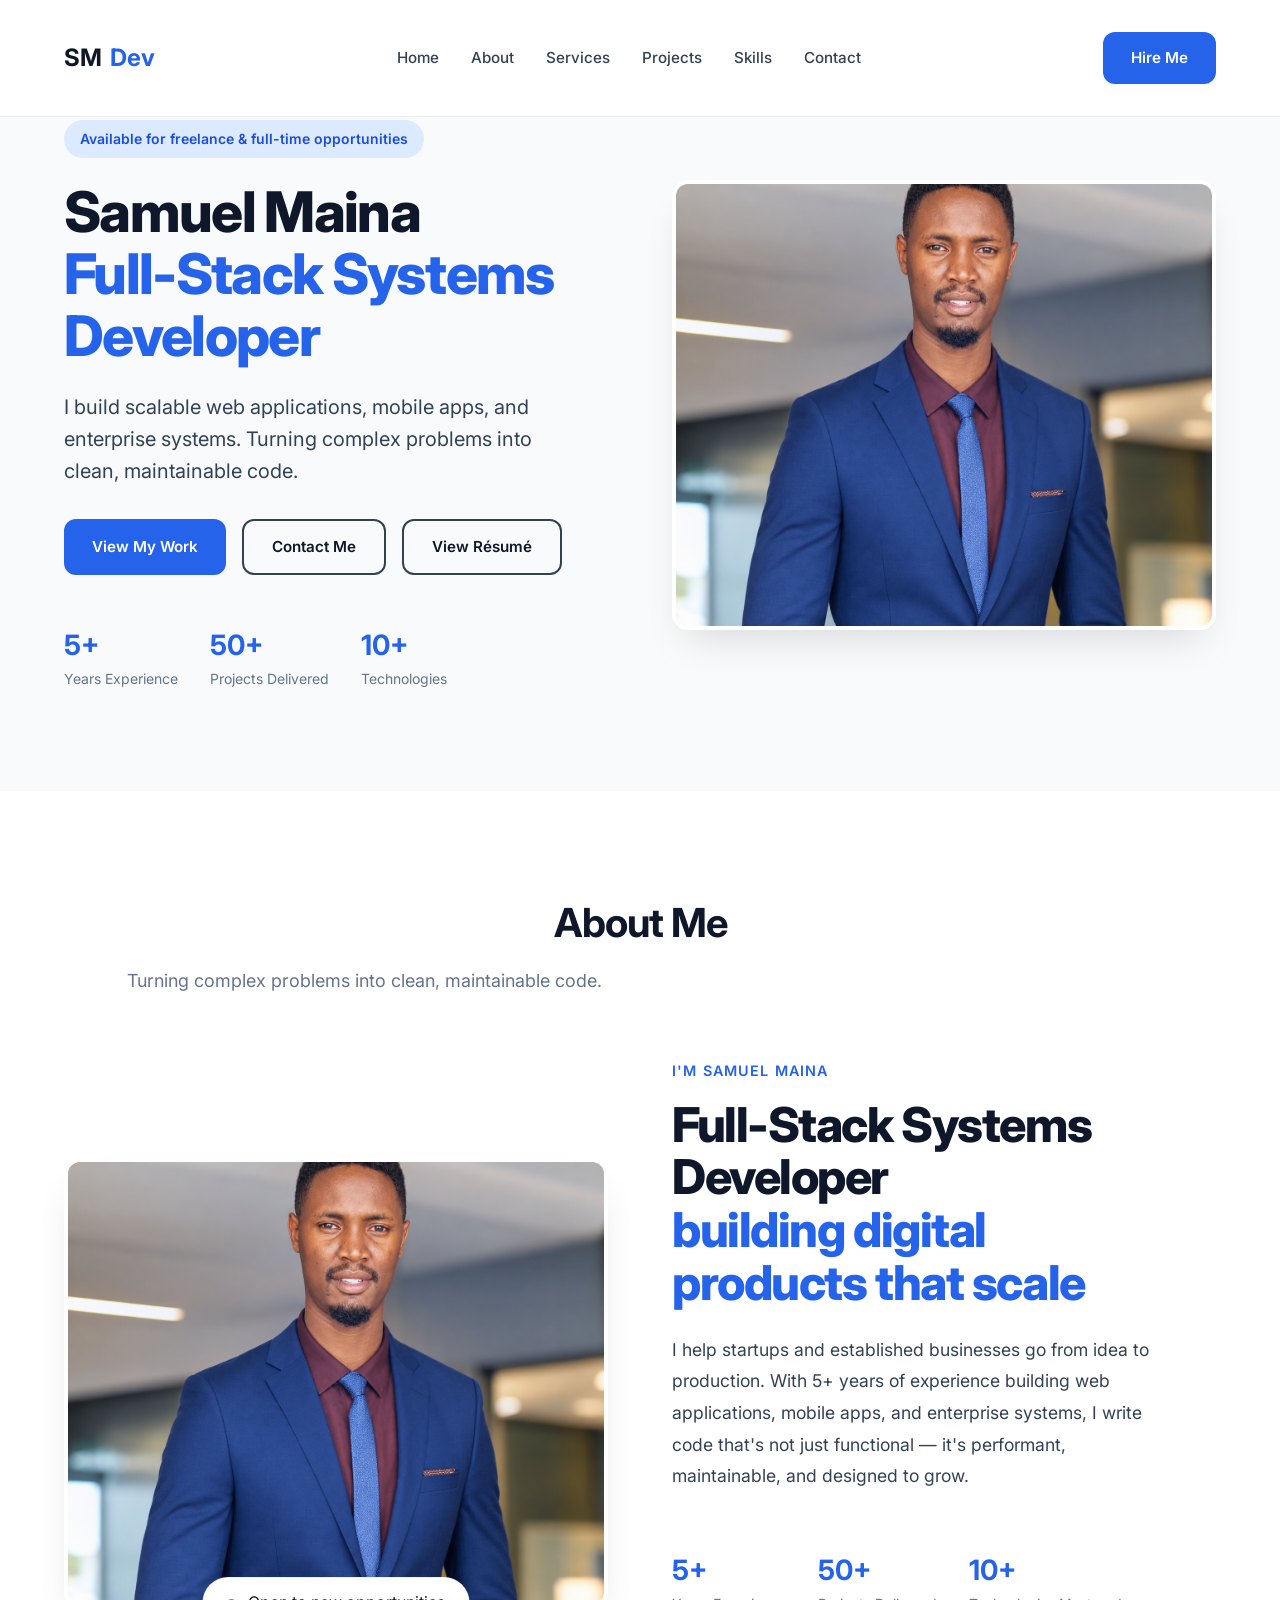
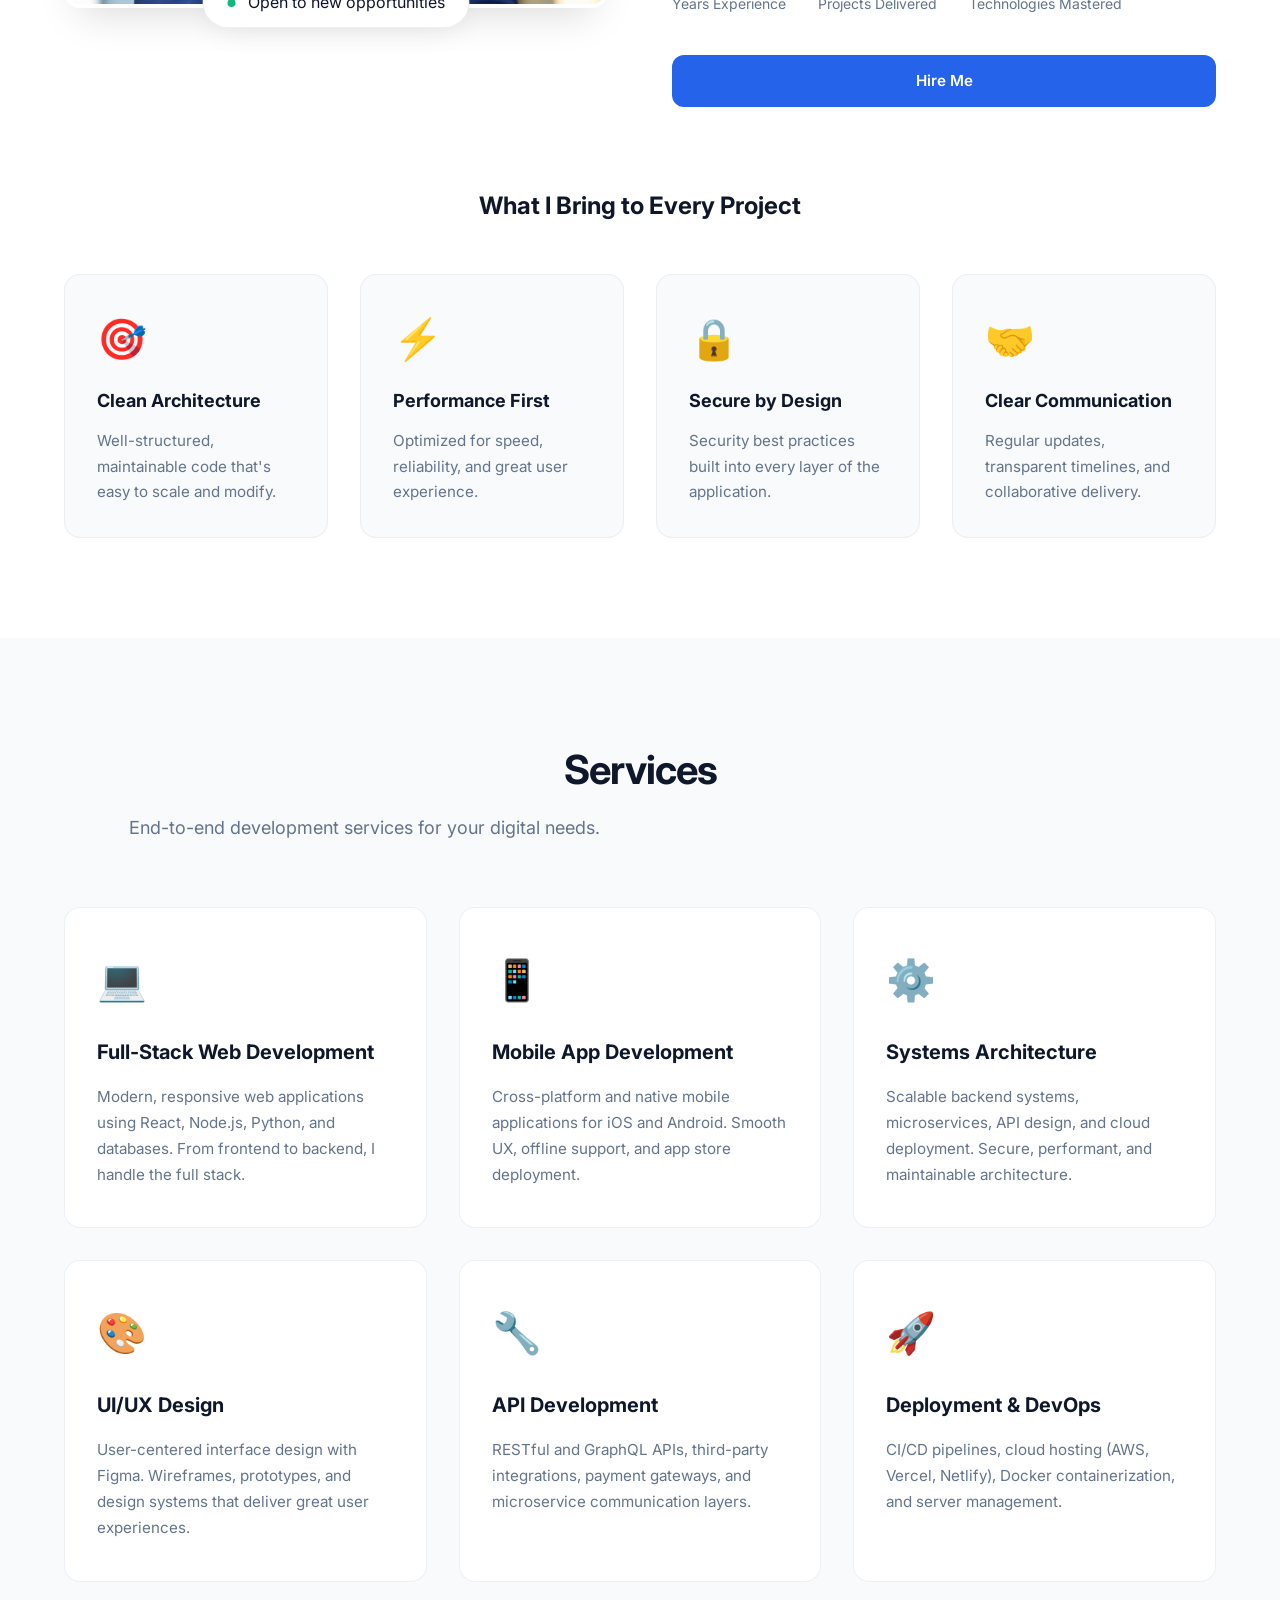
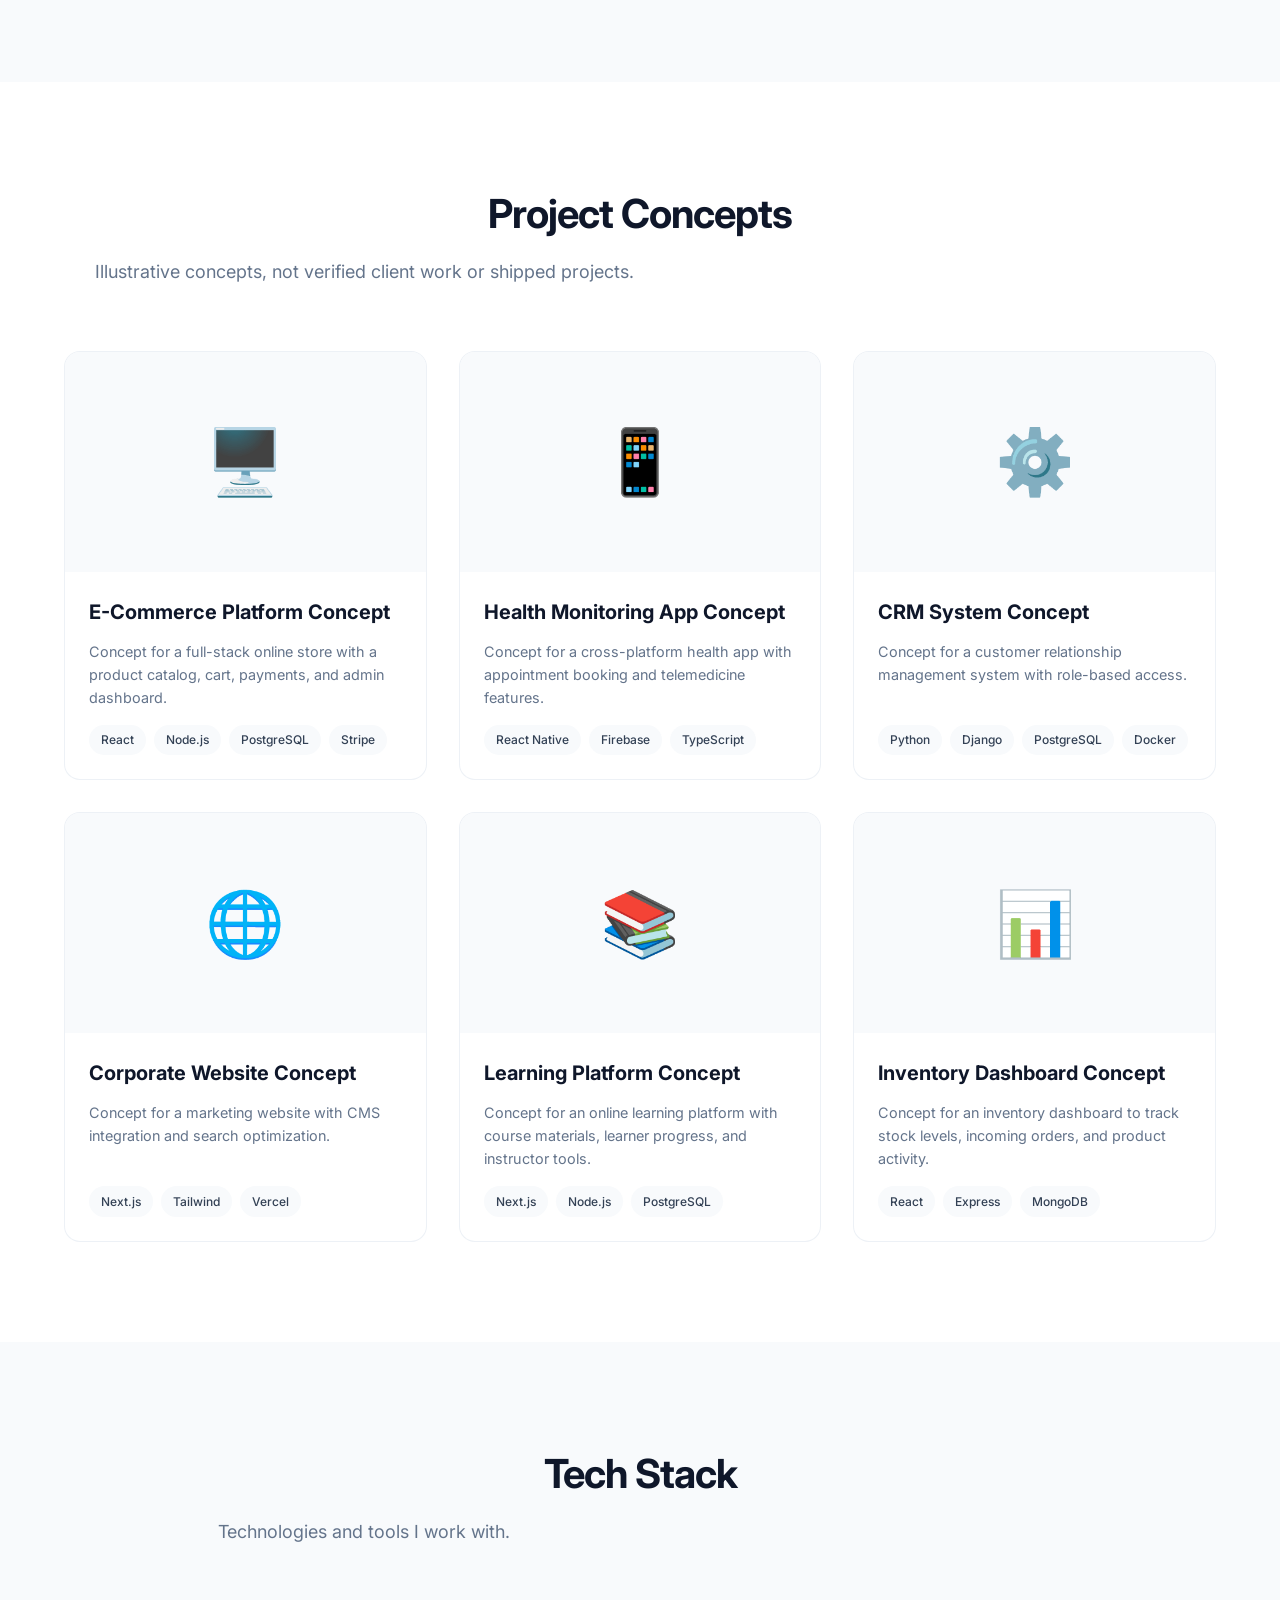
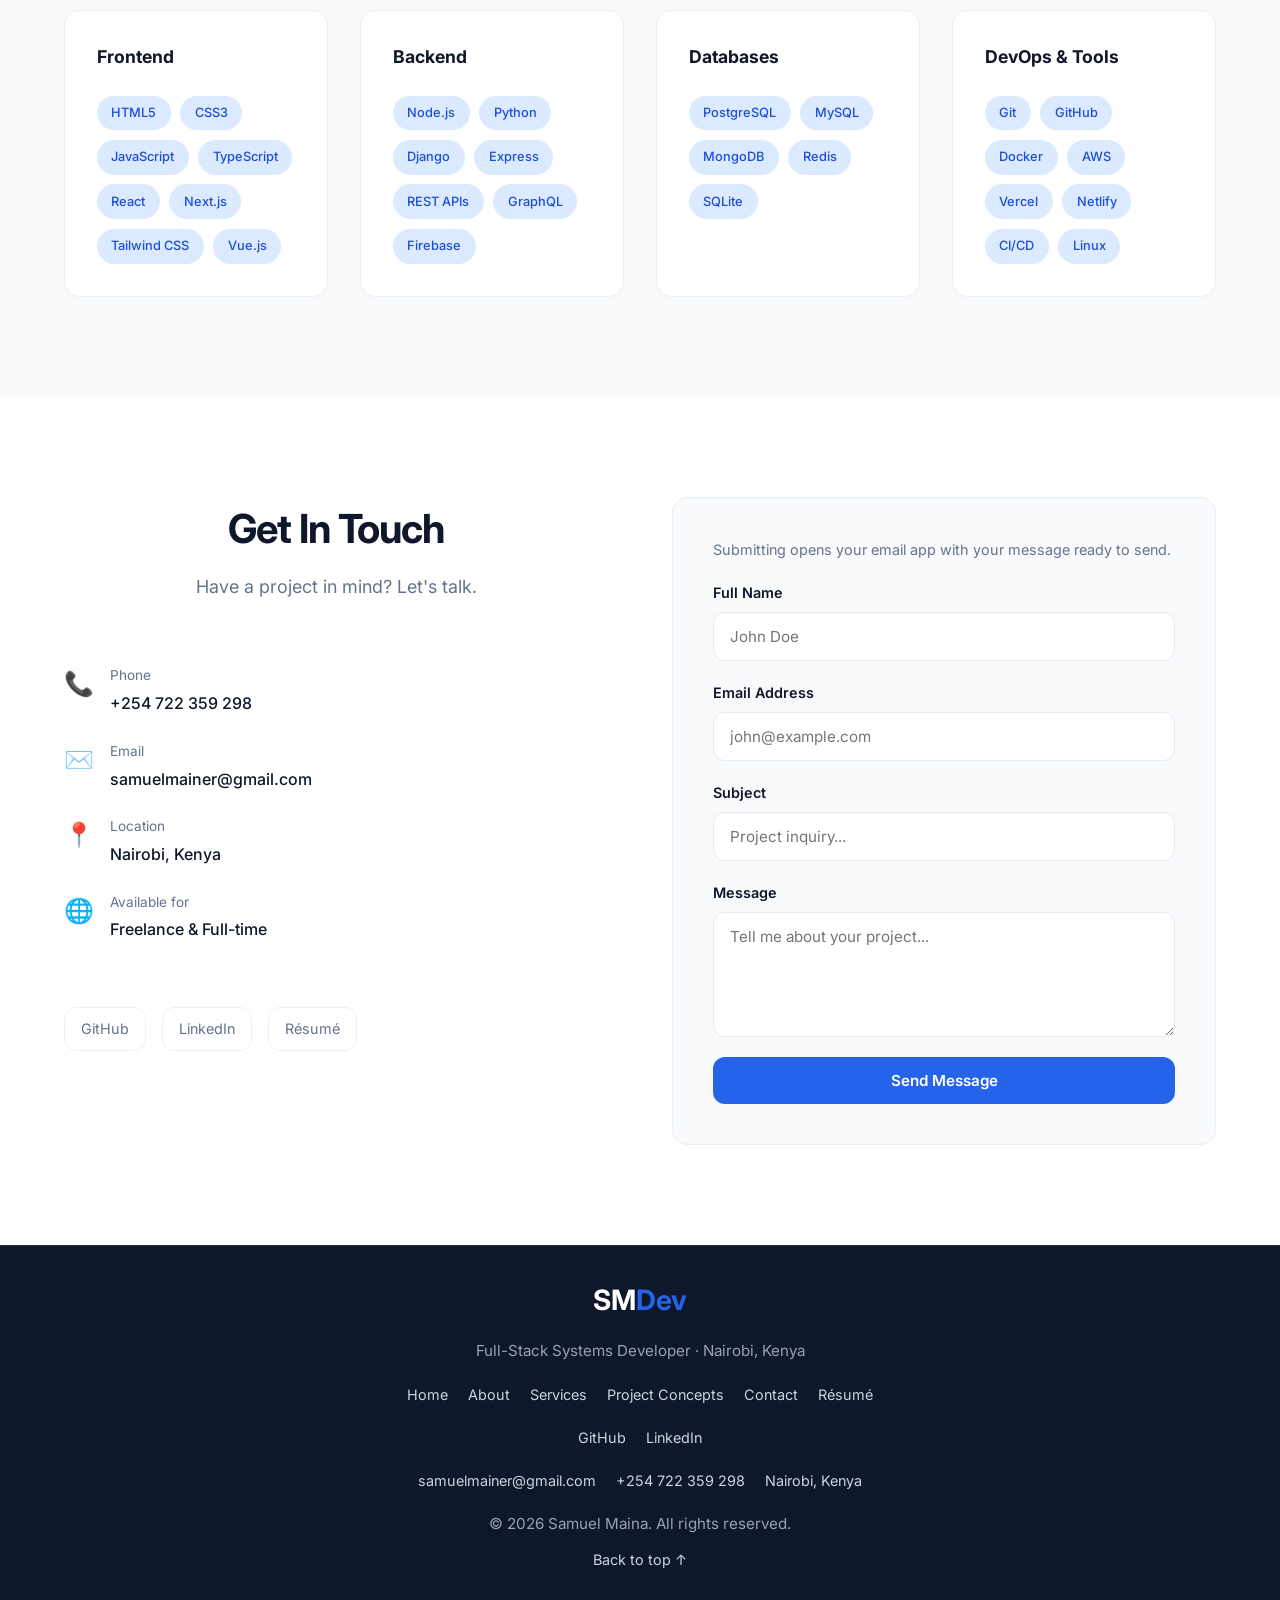
<file: index.html>
<!DOCTYPE html>
<html lang="en">
<head>
    <meta charset="UTF-8">
    <meta name="viewport" content="width=device-width, initial-scale=1.0">
    <title>Samuel Maina | Full-Stack Systems & App Developer</title>
    <meta name="description" content="Samuel Maina - Professional Full-Stack Systems Developer, App Developer, and Website Developer based in Kenya. Building scalable digital solutions.">
    <link rel="preconnect" href="https://fonts.googleapis.com">
    <link rel="preconnect" href="https://fonts.gstatic.com" crossorigin>
    <link href="https://fonts.googleapis.com/css2?family=Inter:wght@300;400;500;600;700&family=JetBrains+Mono:wght@400;500&display=swap" rel="stylesheet">
    <link rel="stylesheet" href="style.css">
</head>
<body>

    <!-- Navigation -->
    <nav class="navbar" id="navbar">
        <div class="nav-container">
            <a href="index.html" class="logo">SM<span>Dev</span></a>
            <ul class="nav-links" id="nav-links">
                <li><a href="index.html" class="nav-link active">Home</a></li>
                <li><a href="#about" class="nav-link">About</a></li>
                <li><a href="#services" class="nav-link">Services</a></li>
                <li><a href="#projects" class="nav-link">Projects</a></li>
                <li><a href="#skills" class="nav-link">Skills</a></li>
                <li><a href="#contact" class="nav-link">Contact</a></li>
            </ul>
            <div class="nav-cta">
                <a href="#contact" class="btn btn-primary">Hire Me</a>
            </div>
            <button class="mobile-menu-btn" id="mobile-menu-btn" aria-label="Toggle navigation menu" aria-controls="nav-links" aria-expanded="false">
                <span class="bar"></span>
                <span class="bar"></span>
                <span class="bar"></span>
            </button>
        </div>
    </nav>

    <main>
    <!-- Hero Section -->
    <section class="hero" id="home">
        <div class="hero-container">
            <div class="hero-content">
                <div class="hero-badge">Available for freelance & full-time opportunities</div>
                <h1 class="hero-title">
                    Samuel Maina<br>
                    <span class="title-highlight">Full-Stack Systems Developer</span>
                </h1>
                <p class="hero-subtitle">
                    I build scalable web applications, mobile apps, and enterprise systems.
                    Turning complex problems into clean, maintainable code.
                </p>
                <div class="hero-actions">
                    <a href="#projects" class="btn btn-primary">View My Work</a>
                    <a href="#contact" class="btn btn-outline">Contact Me</a>
                    <a href="resume.html" class="btn btn-outline">View Résumé</a>
                </div>
                <div class="hero-stats">
                    <div class="stat">
                        <span class="stat-number">5+</span>
                        <span class="stat-label">Years Experience</span>
                    </div>
                    <div class="stat">
                        <span class="stat-number">50+</span>
                        <span class="stat-label">Projects Delivered</span>
                    </div>
                    <div class="stat">
                        <span class="stat-number">10+</span>
                        <span class="stat-label">Technologies</span>
                    </div>
                </div>
            </div>
            <div class="hero-image">
                <div class="image-frame">
                    <img src="Sam Maina.png" alt="Samuel Maina - Full-Stack Developer" class="profile-img">
                    <div class="image-glow"></div>
                </div>
            </div>
        </div>
    </section>

    <!-- About Section -->
    <section class="about" id="about">
        <div class="container">
            <div class="section-header">
                <h2 class="section-title">About Me</h2>
                <p class="section-subtitle">Turning complex problems into clean, maintainable code.</p>
            </div>
            <div class="about-hero">
                <div class="about-image">
                    <div class="image-frame">
                        <img src="Sam Maina.png" alt="Samuel Maina - Full-Stack Developer" class="profile-img">
                        <div class="image-glow"></div>
                    </div>
                    <div class="about-badge">
                        <span class="badge-dot"></span>
                        <span>Open to new opportunities</span>
                    </div>
                </div>
                <div class="about-content">
                    <div class="about-intro">
                        <span class="about-subtitle">I'm Samuel Maina</span>
                        <h2 class="about-main-title">Full-Stack Systems Developer<br><span class="highlight">building digital products that scale</span></h2>
                        <p class="about-lead">
                            I help startups and established businesses go from idea to production.
                            With 5+ years of experience building web applications, mobile apps, and enterprise systems,
                            I write code that's not just functional — it's performant, maintainable, and designed to grow.
                        </p>
                    </div>
                    <div class="about-stats">
                        <div class="stat-card">
                            <div class="stat-number">5+</div>
                            <div class="stat-label">Years Experience</div>
                        </div>
                        <div class="stat-card">
                            <div class="stat-number">50+</div>
                            <div class="stat-label">Projects Delivered</div>
                        </div>
                        <div class="stat-card">
                            <div class="stat-number">10+</div>
                            <div class="stat-label">Technologies Mastered</div>
                        </div>
                    </div>
                    <a href="#contact" class="btn btn-primary">Hire Me</a>
                </div>
            </div>
            <div class="about-values">
                <h3 class="values-title">What I Bring to Every Project</h3>
                <div class="values-grid">
                    <div class="value-card">
                        <div class="value-icon">🎯</div>
                        <h4 class="value-title">Clean Architecture</h4>
                        <p class="value-desc">Well-structured, maintainable code that's easy to scale and modify.</p>
                    </div>
                    <div class="value-card">
                        <div class="value-icon">⚡</div>
                        <h4 class="value-title">Performance First</h4>
                        <p class="value-desc">Optimized for speed, reliability, and great user experience.</p>
                    </div>
                    <div class="value-card">
                        <div class="value-icon">🔒</div>
                        <h4 class="value-title">Secure by Design</h4>
                        <p class="value-desc">Security best practices built into every layer of the application.</p>
                    </div>
                    <div class="value-card">
                        <div class="value-icon">🤝</div>
                        <h4 class="value-title">Clear Communication</h4>
                        <p class="value-desc">Regular updates, transparent timelines, and collaborative delivery.</p>
                    </div>
                </div>
            </div>
        </div>
    </section>

    <!-- Services Section -->
    <section class="services" id="services">
        <div class="container">
            <div class="section-header">
                <h2 class="section-title">Services</h2>
                <p class="section-subtitle">End-to-end development services for your digital needs.</p>
            </div>
            <div class="services-grid">
                <div class="service-card">
                    <div class="service-icon">💻</div>
                    <h3 class="service-title">Full-Stack Web Development</h3>
                    <p class="service-desc">Modern, responsive web applications using React, Node.js, Python, and databases. From frontend to backend, I handle the full stack.</p>
                </div>
                <div class="service-card">
                    <div class="service-icon">📱</div>
                    <h3 class="service-title">Mobile App Development</h3>
                    <p class="service-desc">Cross-platform and native mobile applications for iOS and Android. Smooth UX, offline support, and app store deployment.</p>
                </div>
                <div class="service-card">
                    <div class="service-icon">⚙️</div>
                    <h3 class="service-title">Systems Architecture</h3>
                    <p class="service-desc">Scalable backend systems, microservices, API design, and cloud deployment. Secure, performant, and maintainable architecture.</p>
                </div>
                <div class="service-card">
                    <div class="service-icon">🎨</div>
                    <h3 class="service-title">UI/UX Design</h3>
                    <p class="service-desc">User-centered interface design with Figma. Wireframes, prototypes, and design systems that deliver great user experiences.</p>
                </div>
                <div class="service-card">
                    <div class="service-icon">🔧</div>
                    <h3 class="service-title">API Development</h3>
                    <p class="service-desc">RESTful and GraphQL APIs, third-party integrations, payment gateways, and microservice communication layers.</p>
                </div>
                <div class="service-card">
                    <div class="service-icon">🚀</div>
                    <h3 class="service-title">Deployment & DevOps</h3>
                    <p class="service-desc">CI/CD pipelines, cloud hosting (AWS, Vercel, Netlify), Docker containerization, and server management.</p>
                </div>
            </div>
        </div>
    </section>



    <!-- Projects Section -->
    <section class="projects" id="projects">
        <div class="container">
            <div class="section-header">
                <h2 class="section-title">Project Concepts</h2>
                <p class="section-subtitle">Illustrative concepts, not verified client work or shipped projects.</p>
            </div>
            <div class="projects-grid">
                <div class="project-card">
                    <div class="project-image">
                        <div class="project-placeholder">🖥️</div>
                        <div class="project-overlay">
                            <span class="project-tag">Web App</span>
                        </div>
                    </div>
                    <div class="project-content">
                        <h3 class="project-title">E-Commerce Platform Concept</h3>
                        <p class="project-desc">Concept for a full-stack online store with a product catalog, cart, payments, and admin dashboard.</p>
                        <div class="project-tech">
                            <span>React</span>
                            <span>Node.js</span>
                            <span>PostgreSQL</span>
                            <span>Stripe</span>
                        </div>
                    </div>
                </div>
                <div class="project-card">
                    <div class="project-image">
                        <div class="project-placeholder">📱</div>
                        <div class="project-overlay">
                            <span class="project-tag">Mobile App</span>
                        </div>
                    </div>
                    <div class="project-content">
                        <h3 class="project-title">Health Monitoring App Concept</h3>
                        <p class="project-desc">Concept for a cross-platform health app with appointment booking and telemedicine features.</p>
                        <div class="project-tech">
                            <span>React Native</span>
                            <span>Firebase</span>
                            <span>TypeScript</span>
                        </div>
                    </div>
                </div>
                <div class="project-card">
                    <div class="project-image">
                        <div class="project-placeholder">⚙️</div>
                        <div class="project-overlay">
                            <span class="project-tag">System</span>
                        </div>
                    </div>
                    <div class="project-content">
                        <h3 class="project-title">CRM System Concept</h3>
                        <p class="project-desc">Concept for a customer relationship management system with role-based access.</p>
                        <div class="project-tech">
                            <span>Python</span>
                            <span>Django</span>
                            <span>PostgreSQL</span>
                            <span>Docker</span>
                        </div>
                    </div>
                </div>
                <div class="project-card">
                    <div class="project-image">
                        <div class="project-placeholder">🌐</div>
                        <div class="project-overlay">
                            <span class="project-tag">Website</span>
                        </div>
                    </div>
                    <div class="project-content">
                        <h3 class="project-title">Corporate Website Concept</h3>
                        <p class="project-desc">Concept for a marketing website with CMS integration and search optimization.</p>
                        <div class="project-tech">
                            <span>Next.js</span>
                            <span>Tailwind</span>
                            <span>Vercel</span>
                        </div>
                    </div>
                </div>
                <div class="project-card">
                    <div class="project-image">
                        <div class="project-placeholder">📚</div>
                        <div class="project-overlay">
                            <span class="project-tag">Learning Platform</span>
                        </div>
                    </div>
                    <div class="project-content">
                        <h3 class="project-title">Learning Platform Concept</h3>
                        <p class="project-desc">Concept for an online learning platform with course materials, learner progress, and instructor tools.</p>
                        <div class="project-tech">
                            <span>Next.js</span>
                            <span>Node.js</span>
                            <span>PostgreSQL</span>
                        </div>
                    </div>
                </div>
                <div class="project-card">
                    <div class="project-image">
                        <div class="project-placeholder">📊</div>
                        <div class="project-overlay">
                            <span class="project-tag">Dashboard</span>
                        </div>
                    </div>
                    <div class="project-content">
                        <h3 class="project-title">Inventory Dashboard Concept</h3>
                        <p class="project-desc">Concept for an inventory dashboard to track stock levels, incoming orders, and product activity.</p>
                        <div class="project-tech">
                            <span>React</span>
                            <span>Express</span>
                            <span>MongoDB</span>
                        </div>
                    </div>
                </div>
            </div>
        </div>
    </section>



    <!-- Skills Section -->
    <section class="skills" id="skills">
        <div class="container">
            <div class="section-header">
                <h2 class="section-title">Tech Stack</h2>
                <p class="section-subtitle">Technologies and tools I work with.</p>
            </div>
            <div class="skills-grid">
                <div class="skill-category">
                    <h3 class="skill-cat-title">Frontend</h3>
                    <div class="skill-tags">
                        <span class="skill-tag">HTML5</span>
                        <span class="skill-tag">CSS3</span>
                        <span class="skill-tag">JavaScript</span>
                        <span class="skill-tag">TypeScript</span>
                        <span class="skill-tag">React</span>
                        <span class="skill-tag">Next.js</span>
                        <span class="skill-tag">Tailwind CSS</span>
                        <span class="skill-tag">Vue.js</span>
                    </div>
                </div>
                <div class="skill-category">
                    <h3 class="skill-cat-title">Backend</h3>
                    <div class="skill-tags">
                        <span class="skill-tag">Node.js</span>
                        <span class="skill-tag">Python</span>
                        <span class="skill-tag">Django</span>
                        <span class="skill-tag">Express</span>
                        <span class="skill-tag">REST APIs</span>
                        <span class="skill-tag">GraphQL</span>
                        <span class="skill-tag">Firebase</span>
                    </div>
                </div>
                <div class="skill-category">
                    <h3 class="skill-cat-title">Databases</h3>
                    <div class="skill-tags">
                        <span class="skill-tag">PostgreSQL</span>
                        <span class="skill-tag">MySQL</span>
                        <span class="skill-tag">MongoDB</span>
                        <span class="skill-tag">Redis</span>
                        <span class="skill-tag">SQLite</span>
                    </div>
                </div>
                <div class="skill-category">
                    <h3 class="skill-cat-title">DevOps & Tools</h3>
                    <div class="skill-tags">
                        <span class="skill-tag">Git</span>
                        <span class="skill-tag">GitHub</span>
                        <span class="skill-tag">Docker</span>
                        <span class="skill-tag">AWS</span>
                        <span class="skill-tag">Vercel</span>
                        <span class="skill-tag">Netlify</span>
                        <span class="skill-tag">CI/CD</span>
                        <span class="skill-tag">Linux</span>
                    </div>
                </div>
            </div>
        </div>
    </section>



    <!-- Contact Section -->
    <section class="contact" id="contact">
        <div class="container">
            <div class="contact-grid">
                <div class="contact-info">
                    <div class="section-header">
                        <h2 class="section-title">Get In Touch</h2>
                        <p class="section-subtitle">Have a project in mind? Let's talk.</p>
                    </div>
                    <div class="contact-items">
                        <div class="contact-item">
                            <span class="contact-icon">📞</span>
                            <div>
                                <span class="contact-label">Phone</span>
                                <a href="tel:+254722359298" class="contact-value">+254 722 359 298</a>
                            </div>
                        </div>
                        <div class="contact-item">
                            <span class="contact-icon">✉️</span>
                            <div>
                                <span class="contact-label">Email</span>
                                <a href="mailto:samuelmainer@gmail.com" class="contact-value">samuelmainer@gmail.com</a>
                            </div>
                        </div>
                        <div class="contact-item">
                            <span class="contact-icon">📍</span>
                            <div>
                                <span class="contact-label">Location</span>
                                <span class="contact-value">Nairobi, Kenya</span>
                            </div>
                        </div>
                        <div class="contact-item">
                            <span class="contact-icon">🌐</span>
                            <div>
                                <span class="contact-label">Available for</span>
                                <span class="contact-value">Freelance &amp; Full-time</span>
                            </div>
                        </div>
                        <div class="social-links">
                            <a href="https://github.com/samuelmainer1" class="social-link" target="_blank" rel="noopener noreferrer">GitHub</a>
                            <a href="https://www.linkedin.com/in/sam-n-maina/" class="social-link" target="_blank" rel="noopener noreferrer">LinkedIn</a>
                            <a href="resume.html" class="social-link">Résumé</a>
                        </div>
                    </div>
                </div>
                <div class="contact-form-wrapper">
                    <form class="contact-form" id="contact-form">
                        <p class="form-note">Submitting opens your email app with your message ready to send.</p>
                        <div class="form-group">
                            <label for="name" class="form-label">Full Name</label>
                            <input type="text" id="name" name="name" class="form-input" placeholder="John Doe" required>
                        </div>
                        <div class="form-group">
                            <label for="email" class="form-label">Email Address</label>
                            <input type="email" id="email" name="email" class="form-input" placeholder="john@example.com" required>
                        </div>
                        <div class="form-group">
                            <label for="subject" class="form-label">Subject</label>
                            <input type="text" id="subject" name="subject" class="form-input" placeholder="Project inquiry...">
                        </div>
                        <div class="form-group">
                            <label for="message" class="form-label">Message</label>
                            <textarea id="message" name="message" class="form-textarea" rows="5" placeholder="Tell me about your project..." required></textarea>
                        </div>
                        <button type="submit" class="btn btn-primary btn-full">Send Message</button>
                    </form>
                    <div class="form-message" id="form-message" role="status" aria-live="polite"></div>
                </div>
            </div>
        </div>
    </section>
    </main>

    <!-- Footer -->
    <footer class="footer">
        <div class="container">
            <div class="footer-content">
                <div class="footer-logo">SM<span>Dev</span></div>
                <p class="footer-text">Full-Stack Systems Developer · Nairobi, Kenya</p>
                <nav class="footer-links" aria-label="Footer navigation">
                    <a href="#home">Home</a>
                    <a href="#about">About</a>
                    <a href="#services">Services</a>
                    <a href="#projects">Project Concepts</a>
                    <a href="#contact">Contact</a>
                    <a href="resume.html">Résumé</a>
                </nav>
                <div class="footer-social-links">
                    <a href="https://github.com/samuelmainer1" target="_blank" rel="noopener noreferrer">GitHub</a>
                    <a href="https://www.linkedin.com/in/sam-n-maina/" target="_blank" rel="noopener noreferrer">LinkedIn</a>
                </div>
                <address class="footer-contact-links">
                    <a href="mailto:samuelmainer@gmail.com">samuelmainer@gmail.com</a>
                    <a href="tel:+254722359298">+254 722 359 298</a>
                    <span>Nairobi, Kenya</span>
                </address>
                <p class="footer-text">
                    &copy; <span id="current-year"></span> Samuel Maina. All rights reserved.
                </p>
                <a class="footer-back-to-top" href="#home">Back to top ↑</a>
            </div>
        </div>
    </footer>

    <script src="script.js"></script>
</body>
</html>
</file>
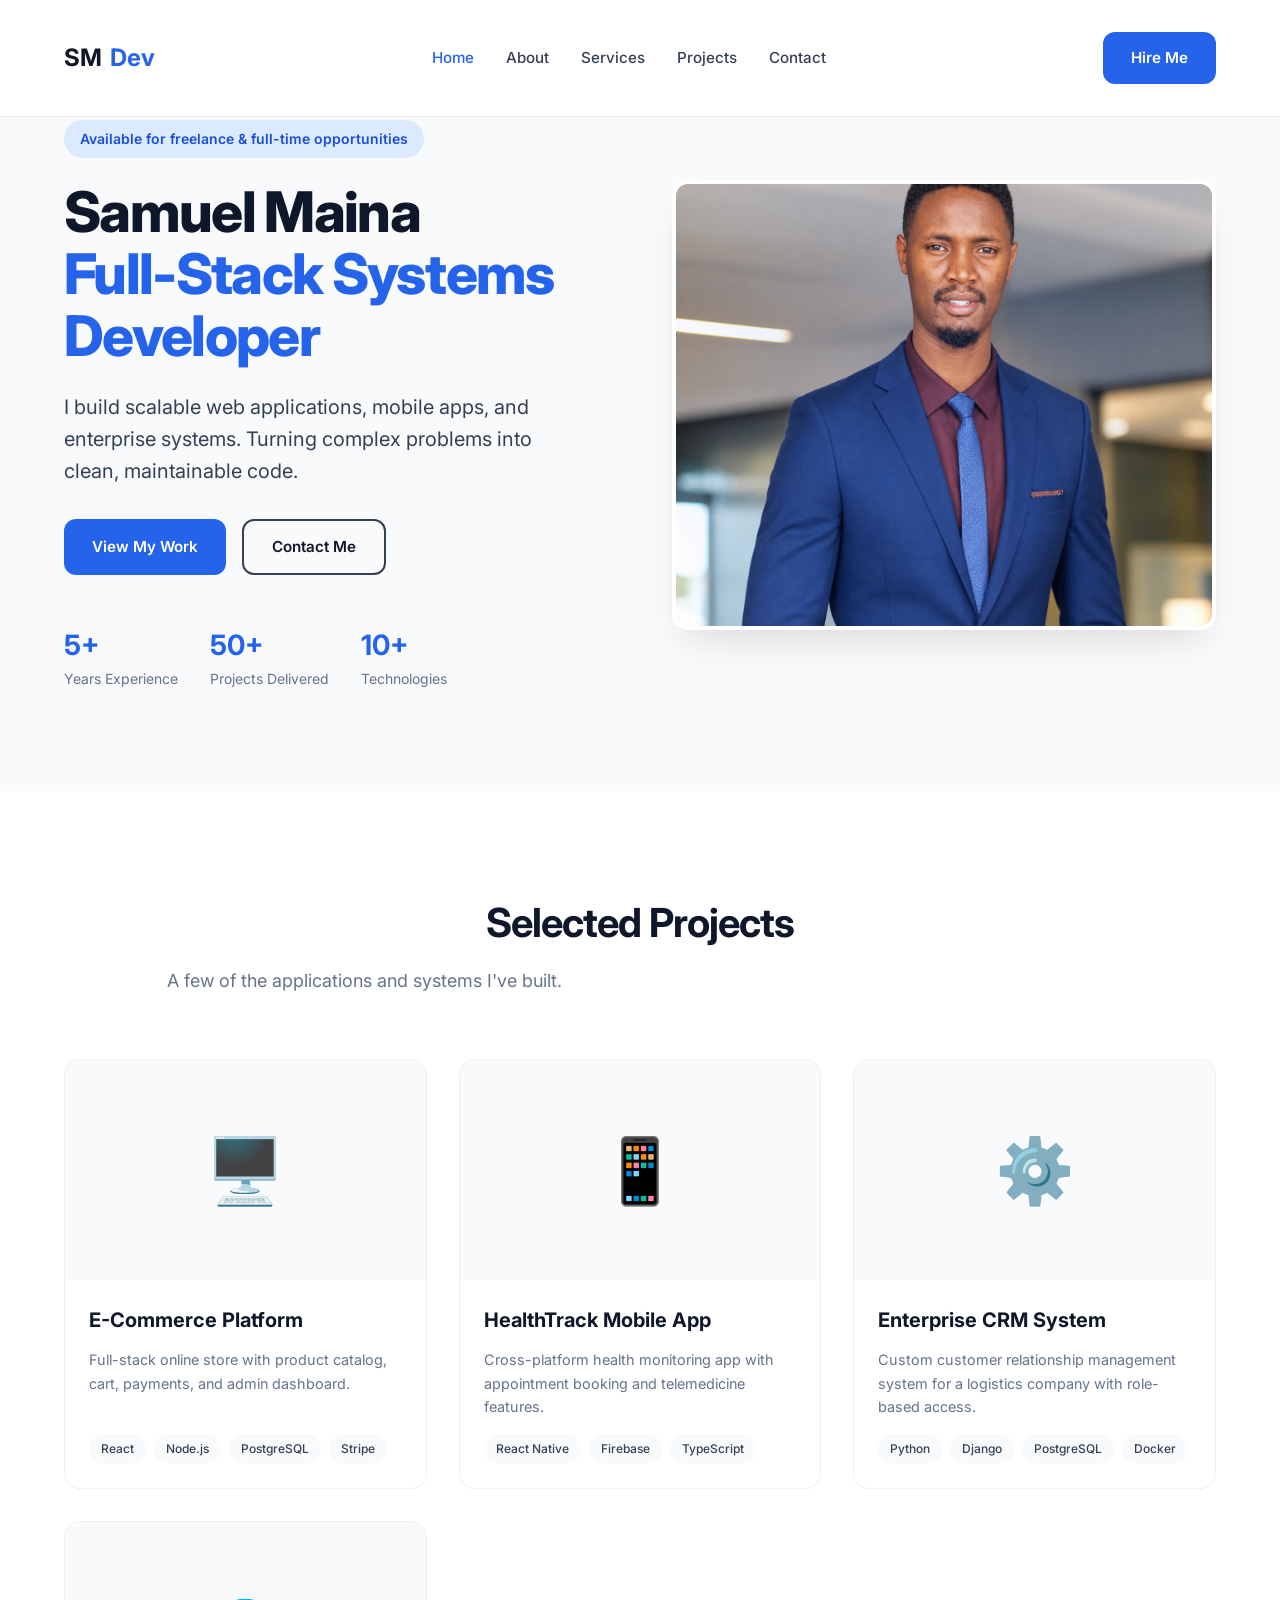
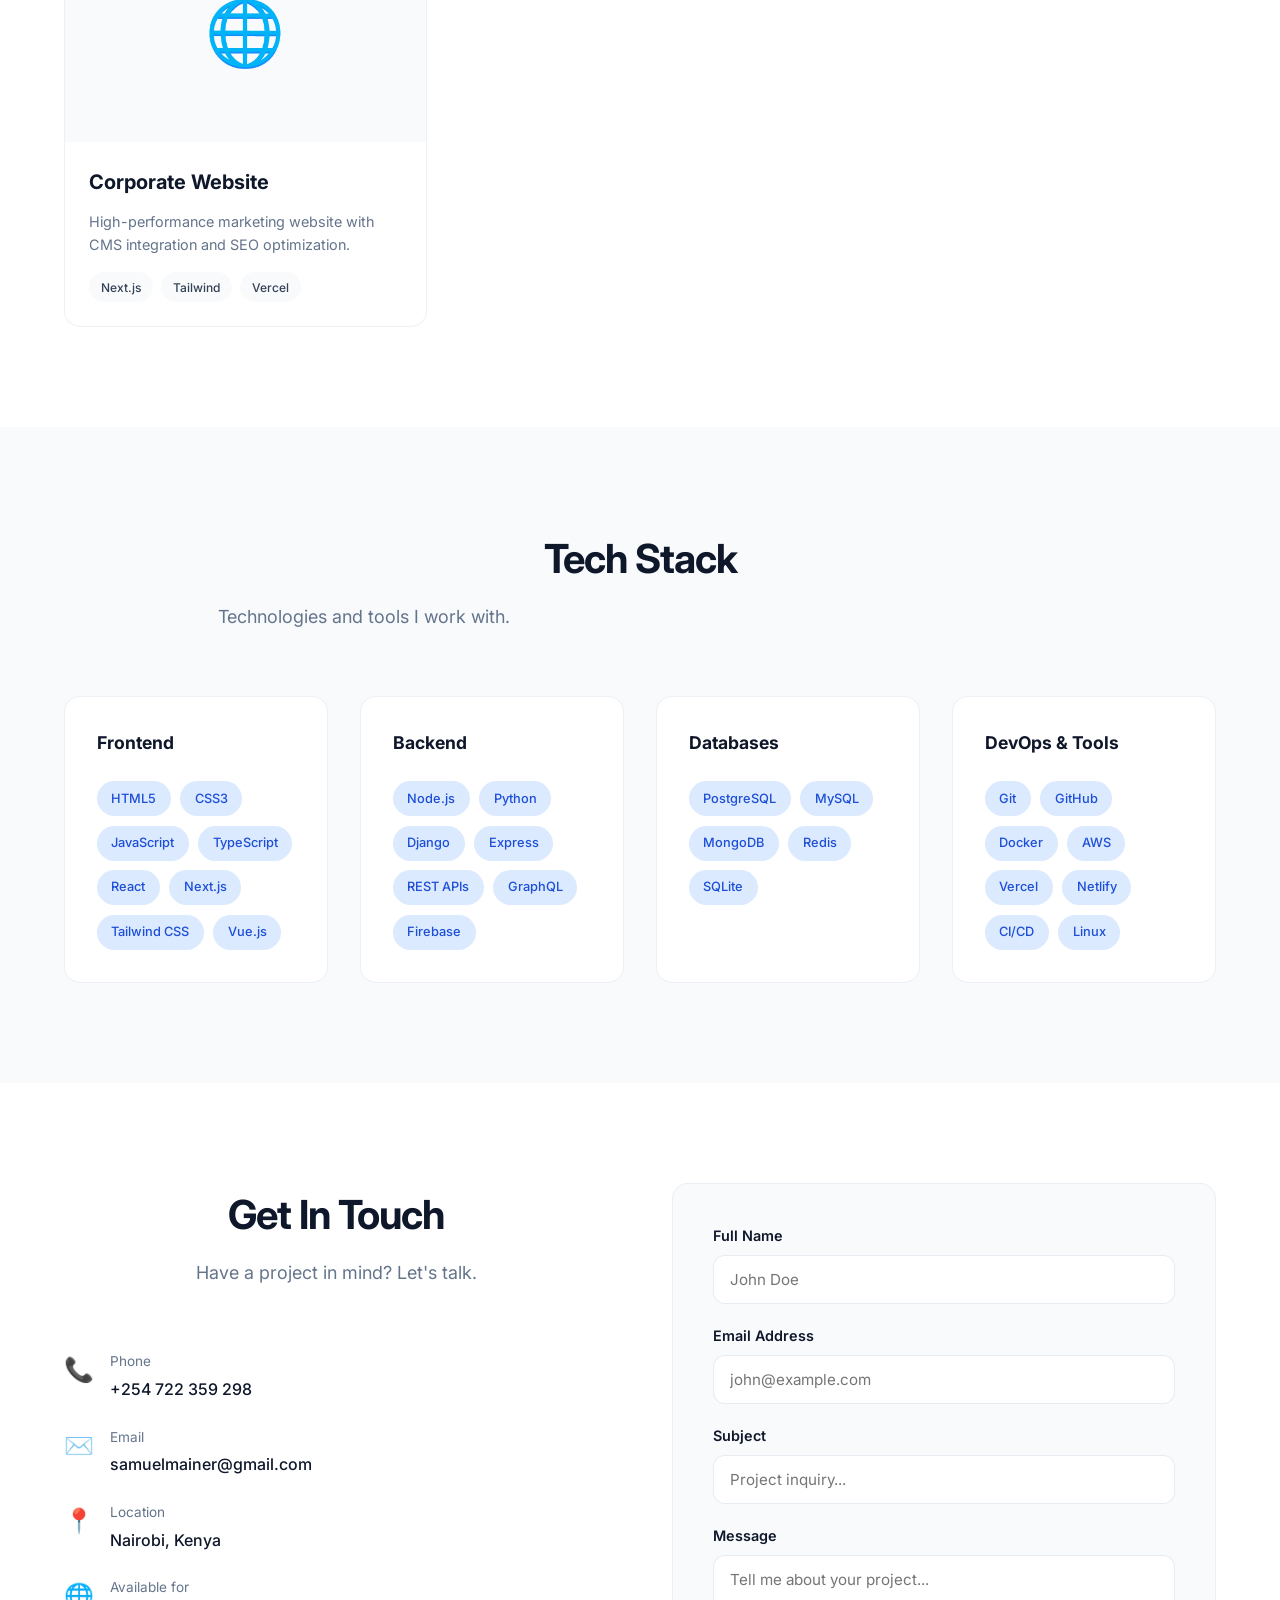
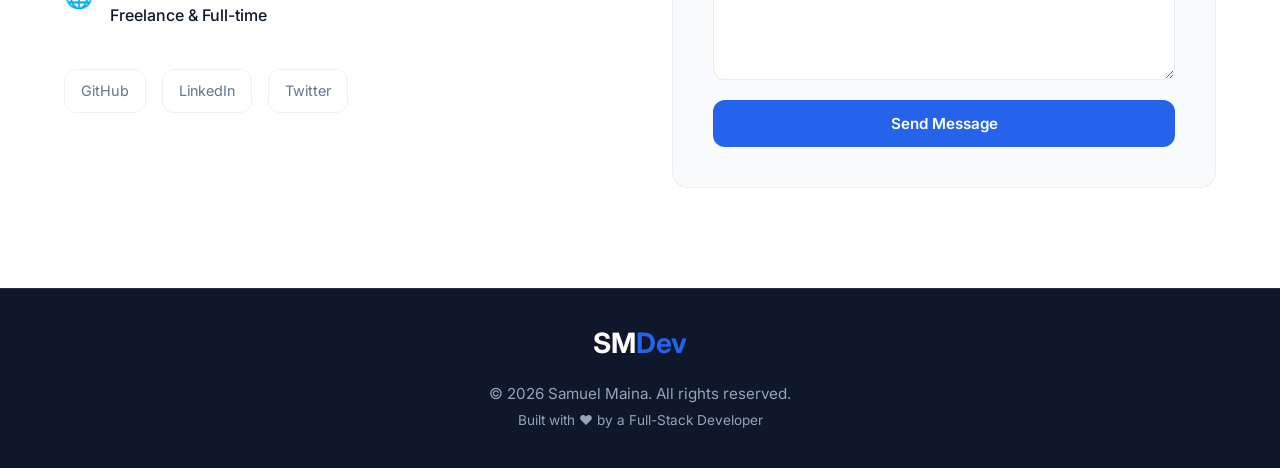
<file: index.bak.html>
<!DOCTYPE html>
<html lang="en">
<head>
    <meta charset="UTF-8">
    <meta name="viewport" content="width=device-width, initial-scale=1.0">
    <title>Samuel Maina | Full-Stack Systems & App Developer</title>
    <meta name="description" content="Samuel Maina - Professional Full-Stack Systems Developer, App Developer, and Website Developer based in Kenya. Building scalable digital solutions.">
    <link rel="preconnect" href="https://fonts.googleapis.com">
    <link rel="preconnect" href="https://fonts.gstatic.com" crossorigin>
    <link href="https://fonts.googleapis.com/css2?family=Inter:wght@300;400;500;600;700&family=JetBrains+Mono:wght@400;500&display=swap" rel="stylesheet">
    <link rel="stylesheet" href="style.css">
</head>
<body>

    <!-- Navigation -->
    <nav class="navbar" id="navbar">
        <div class="nav-container">
            <a href="#" class="logo">SM<span>Dev</span></a>
            <ul class="nav-links" id="nav-links">
                <li><a href="#home" class="nav-link active">Home</a></li>
                <li><a href="#about" class="nav-link">About</a></li>
                <li><a href="#services" class="nav-link">Services</a></li>
                <li><a href="#projects" class="nav-link">Projects</a></li>
                <li><a href="#contact" class="nav-link">Contact</a></li>
            </ul>
            <div class="nav-cta">
                <a href="#contact" class="btn btn-primary">Hire Me</a>
            </div>
            <button class="mobile-menu-btn" id="mobile-menu-btn" aria-label="Toggle mobile menu">
                <span class="bar"></span>
                <span class="bar"></span>
                <span class="bar"></span>
            </button>
        </div>
    </nav>

    <!-- Hero Section -->
    <section class="hero" id="home">
        <div class="hero-container">
            <div class="hero-content">
                <div class="hero-badge">Available for freelance & full-time opportunities</div>
                <h1 class="hero-title">
                    Samuel Maina<br>
                    <span class="title-highlight">Full-Stack Systems Developer</span>
                </h1>
                <p class="hero-subtitle">
                    I build scalable web applications, mobile apps, and enterprise systems. 
                    Turning complex problems into clean, maintainable code.
                </p>
                <div class="hero-actions">
                    <a href="#projects" class="btn btn-primary">View My Work</a>
                    <a href="#contact" class="btn btn-outline">Contact Me</a>
                </div>
                <div class="hero-stats">
                    <div class="stat">
                        <span class="stat-number">5+</span>
                        <span class="stat-label">Years Experience</span>
                    </div>
                    <div class="stat">
                        <span class="stat-number">50+</span>
                        <span class="stat-label">Projects Delivered</span>
                    </div>
                    <div class="stat">
                        <span class="stat-number">10+</span>
                        <span class="stat-label">Technologies</span>
                    </div>
                </div>
            </div>
            <div class="hero-image">
                <div class="image-frame">
                    <img src="Sam Maina.png" alt="Samuel Maina - Full-Stack Developer" class="profile-img">
                    <div class="image-glow"></div>
    <!-- About Section -->
    <section class="about" id="about">
        <div class="container">
            <div class="section-header">
                <h2 class="section-title">About Me</h2>
                <p class="section-subtitle">Turning complex problems into clean, maintainable code.</p>
            </div>
            <div class="about-hero">
                <div class="about-image">
                    <div class="image-frame">
                        <img src="Sam Maina.png" alt="Samuel Maina - Full-Stack Developer" class="profile-img">
                        <div class="image-glow"></div>
                    </div>
                    <div class="about-badge">
                        <span class="badge-dot"></span>
                        <span>Open to new opportunities</span>
                    </div>
                </div>
                <div class="about-content">
                    <div class="about-intro">
                        <span class="about-subtitle">I'm Samuel Maina</span>
                        <h1 class="about-main-title">Full-Stack Systems Developer<br><span class="highlight">building digital products that scale</span></h1>
                        <p class="about-lead">
                            I help startups and established businesses go from idea to production. 
                            With 5+ years of experience building web applications, mobile apps, and enterprise systems, 
                            I write code that's not just functional — it's performant, maintainable, and designed to grow.
                        </p>
                    </div>
                    <div class="about-stats">
                        <div class="stat-card">
                            <div class="stat-number">5+</div>
                            <div class="stat-label">Years Experience</div>
                        </div>
                        <div class="stat-card">
                            <div class="stat-number">50+</div>
                            <div class="stat-label">Projects Delivered</div>
                        </div>
                        <div class="stat-card">
                            <div class="stat-number">10+</div>
                            <div class="stat-label">Technologies Mastered</div>
                        </div>
                    </div>
                    <a href="#contact" class="btn btn-primary">Hire Me</a>
                </div>
            </div>
            <div class="about-values">
                <h3 class="values-title">What I Bring to Every Project</h3>
                <div class="values-grid">
                    <div class="value-card">
                        <div class="value-icon">🎯</div>
                        <h4 class="value-title">Clean Architecture</h4>
                        <p class="value-desc">Well-structured, maintainable code that's easy to scale and modify.</p>
                    </div>
                    <div class="value-card">
                        <div class="value-icon">⚡</div>
                        <h4 class="value-title">Performance First</h4>
                        <p class="value-desc">Optimized for speed, reliability, and great user experience.</p>
                    </div>
                    <div class="value-card">
                        <div class="value-icon">🔒</div>
                        <h4 class="value-title">Secure by Design</h4>
                        <p class="value-desc">Security best practices built into every layer of the application.</p>
                    </div>
                    <div class="value-card">
                        <div class="value-icon">🤝</div>
                        <h4 class="value-title">Clear Communication</h4>
                        <p class="value-desc">Regular updates, transparent timelines, and collaborative delivery.</p>
                    </div>
                </div>
            </div>
        </div>
    </section>
    <!-- Services Section -->
    <section class="services" id="services">
        <div class="container">
            <div class="section-header">
                <h2 class="section-title">Services</h2>
                <p class="section-subtitle">End-to-end development services for your digital needs.</p>
            </div>
            <div class="services-grid">
                <div class="service-card">
                    <div class="service-icon">💻</div>
                    <h3 class="service-title">Full-Stack Web Development</h3>
                    <p class="service-desc">Modern, responsive web applications using React, Node.js, Python, and databases. From frontend to backend, I handle the full stack.</p>
                </div>
                <div class="service-card">
                    <div class="service-icon">📱</div>
                    <h3 class="service-title">Mobile App Development</h3>
                    <p class="service-desc">Cross-platform and native mobile applications for iOS and Android. Smooth UX, offline support, and app store deployment.</p>
                </div>
                <div class="service-card">
                    <div class="service-icon">⚙️</div>
                    <h3 class="service-title">Systems Architecture</h3>
                    <p class="service-desc">Scalable backend systems, microservices, API design, and cloud deployment. Secure, performant, and maintainable architecture.</p>
                </div>
                <div class="service-card">
                    <div class="service-icon">🎨</div>
                    <h3 class="service-title">UI/UX Design</h3>
                    <p class="service-desc">User-centered interface design with Figma. Wireframes, prototypes, and design systems that deliver great user experiences.</p>
                </div>
                <div class="service-card">
                    <div class="service-icon">🔧</div>
                    <h3 class="service-title">API Development</h3>
                    <p class="service-desc">RESTful and GraphQL APIs, third-party integrations, payment gateways, and microservice communication layers.</p>
                </div>
                <div class="service-card">
                    <div class="service-icon">🚀</div>
                    <h3 class="service-title">Deployment & DevOps</h3>
                    <p class="service-desc">CI/CD pipelines, cloud hosting (AWS, Vercel, Netlify), Docker containerization, and server management.</p>
                </div>
            </div>
        </div>
    </section>
    </section>

    <!-- Projects Section -->
    <section class="projects" id="projects">
        <div class="container">
            <div class="section-header">
                <h2 class="section-title">Selected Projects</h2>
                <p class="section-subtitle">A few of the applications and systems I've built.</p>
            </div>
            <div class="projects-grid">
                <div class="project-card">
                    <div class="project-image">
                        <div class="project-placeholder">🖥️</div>
                        <div class="project-overlay">
                            <span class="project-tag">Web App</span>
                            <a href="#" class="project-link">View Case Study</a>
                        </div>
                    </div>
                    <div class="project-content">
                        <h3 class="project-title">E-Commerce Platform</h3>
                        <p class="project-desc">Full-stack online store with product catalog, cart, payments, and admin dashboard.</p>
                        <div class="project-tech">
                            <span>React</span>
                            <span>Node.js</span>
                            <span>PostgreSQL</span>
                            <span>Stripe</span>
                        </div>
                    </div>
                </div>
                <div class="project-card">
                    <div class="project-image">
                        <div class="project-placeholder">📱</div>
                        <div class="project-overlay">
                            <span class="project-tag">Mobile App</span>
                            <a href="#" class="project-link">View Case Study</a>
                        </div>
                    </div>
                    <div class="project-content">
                        <h3 class="project-title">HealthTrack Mobile App</h3>
                        <p class="project-desc">Cross-platform health monitoring app with appointment booking and telemedicine features.</p>
                        <div class="project-tech">
                            <span>React Native</span>
                            <span>Firebase</span>
                            <span>TypeScript</span>
                        </div>
                    </div>
                </div>
                <div class="project-card">
                    <div class="project-image">
                        <div class="project-placeholder">⚙️</div>
                        <div class="project-overlay">
                            <span class="project-tag">System</span>
                            <a href="#" class="project-link">View Case Study</a>
                        </div>
                    </div>
                    <div class="project-content">
                        <h3 class="project-title">Enterprise CRM System</h3>
                        <p class="project-desc">Custom customer relationship management system for a logistics company with role-based access.</p>
                        <div class="project-tech">
                            <span>Python</span>
                            <span>Django</span>
                            <span>PostgreSQL</span>
                            <span>Docker</span>
                        </div>
                    </div>
                </div>
                <div class="project-card">
                    <div class="project-image">
                        <div class="project-placeholder">🌐</div>
                        <div class="project-overlay">
                            <span class="project-tag">Website</span>
                            <a href="#" class="project-link">View Case Study</a>
                        </div>
                    </div>
                    <div class="project-content">
                        <h3 class="project-title">Corporate Website</h3>
                        <p class="project-desc">High-performance marketing website with CMS integration and SEO optimization.</p>
                        <div class="project-tech">
                            <span>Next.js</span>
                            <span>Tailwind</span>
                            <span>Vercel</span>
                        </div>
                    </div>
                </div>
            </div>
        </div>
    </section>
    <!-- Skills Section -->
    <section class="skills" id="skills">
        <div class="container">
            <div class="section-header">
                <h2 class="section-title">Tech Stack</h2>
                <p class="section-subtitle">Technologies and tools I work with.</p>
            </div>
            <div class="skills-grid">
                <div class="skill-category">
                    <h3 class="skill-cat-title">Frontend</h3>
                    <div class="skill-tags">
                        <span class="skill-tag">HTML5</span>
                        <span class="skill-tag">CSS3</span>
                        <span class="skill-tag">JavaScript</span>
                        <span class="skill-tag">TypeScript</span>
                        <span class="skill-tag">React</span>
                        <span class="skill-tag">Next.js</span>
                        <span class="skill-tag">Tailwind CSS</span>
                        <span class="skill-tag">Vue.js</span>
                    </div>
                </div>
                <div class="skill-category">
                    <h3 class="skill-cat-title">Backend</h3>
                    <div class="skill-tags">
                        <span class="skill-tag">Node.js</span>
                        <span class="skill-tag">Python</span>
                        <span class="skill-tag">Django</span>
                        <span class="skill-tag">Express</span>
                        <span class="skill-tag">REST APIs</span>
                        <span class="skill-tag">GraphQL</span>
                        <span class="skill-tag">Firebase</span>
                    </div>
                </div>
                <div class="skill-category">
                    <h3 class="skill-cat-title">Databases</h3>
                    <div class="skill-tags">
                        <span class="skill-tag">PostgreSQL</span>
                        <span class="skill-tag">MySQL</span>
                        <span class="skill-tag">MongoDB</span>
                        <span class="skill-tag">Redis</span>
                        <span class="skill-tag">SQLite</span>
                    </div>
                </div>
                <div class="skill-category">
                    <h3 class="skill-cat-title">DevOps & Tools</h3>
                    <div class="skill-tags">
                        <span class="skill-tag">Git</span>
                        <span class="skill-tag">GitHub</span>
                        <span class="skill-tag">Docker</span>
                        <span class="skill-tag">AWS</span>
                        <span class="skill-tag">Vercel</span>
                        <span class="skill-tag">Netlify</span>
                        <span class="skill-tag">CI/CD</span>
                        <span class="skill-tag">Linux</span>
                    </div>
                </div>
            </div>
        </div>
    </section>
    <!-- Contact Section -->
    <section class="contact" id="contact">
        <div class="container">
            <div class="contact-grid">
                <div class="contact-info">
                    <div class="section-header">
                        <h2 class="section-title">Get In Touch</h2>
                        <p class="section-subtitle">Have a project in mind? Let's talk.</p>
                    </div>
                    <div class="contact-items">
                        <div class="contact-item">
                            <span class="contact-icon">📞</span>
                            <div>
                                <span class="contact-label">Phone</span>
                                <a href="tel:+254722359298" class="contact-value">+254 722 359 298</a>
                            </div>
                        </div>
                        <div class="contact-item">
                            <span class="contact-icon">✉️</span>
                            <div>
                                <span class="contact-label">Email</span>
                                <a href="mailto:samuelmainer@gmail.com" class="contact-value">samuelmainer@gmail.com</a>
                            </div>
                        </div>
                        <div class="contact-item">
                            <span class="contact-icon">📍</span>
                            <div>
                                <span class="contact-label">Location</span>
                                <span class="contact-value">Nairobi, Kenya</span>
                            </div>
                        </div>
                        <div class="contact-item">
                            <span class="contact-icon">🌐</span>
                            <div>
                                <span class="contact-label">Available for</span>
                                <span class="contact-value">Freelance & Full-time</span>
                            </div>
                        </div>
                    </div>
                    <div class="social-links">
                        <a href="#" class="social-link" aria-label="GitHub">GitHub</a>
                        <a href="#" class="social-link" aria-label="LinkedIn">LinkedIn</a>
                        <a href="#" class="social-link" aria-label="Twitter">Twitter</a>
                    </div>
                </div>
                <div class="contact-form-wrapper">
                    <form class="contact-form" id="contact-form">
                        <div class="form-group">
                            <label for="name" class="form-label">Full Name</label>
                            <input type="text" id="name" name="name" class="form-input" placeholder="John Doe" required>
                        </div>
                        <div class="form-group">
                            <label for="email" class="form-label">Email Address</label>
                            <input type="email" id="email" name="email" class="form-input" placeholder="john@example.com" required>
                        </div>
                        <div class="form-group">
                            <label for="subject" class="form-label">Subject</label>
                            <input type="text" id="subject" name="subject" class="form-input" placeholder="Project inquiry...">
                        </div>
                        <div class="form-group">
                            <label for="message" class="form-label">Message</label>
                            <textarea id="message" name="message" class="form-textarea" rows="5" placeholder="Tell me about your project..." required></textarea>
                        </div>
                        <button type="submit" class="btn btn-primary btn-full">Send Message</button>
                    </form>
                    <div class="form-message" id="form-message"></div>
                </div>
            </div>
        </div>
    </section>
    <!-- Footer -->
    <footer class="footer">
        <div class="container">
            <div class="footer-content">
                <div class="footer-logo">SM<span>Dev</span></div>
                <p class="footer-text">
                    &copy; <span id="current-year"></span> Samuel Maina. All rights reserved.
                </p>
                <p class="footer-text footer-text-small">
                    Built with ❤️ by a Full-Stack Developer
                </p>
            </div>
        </div>
    </footer>

    <script src="script.js"></script>
</body>
</html>
</file>
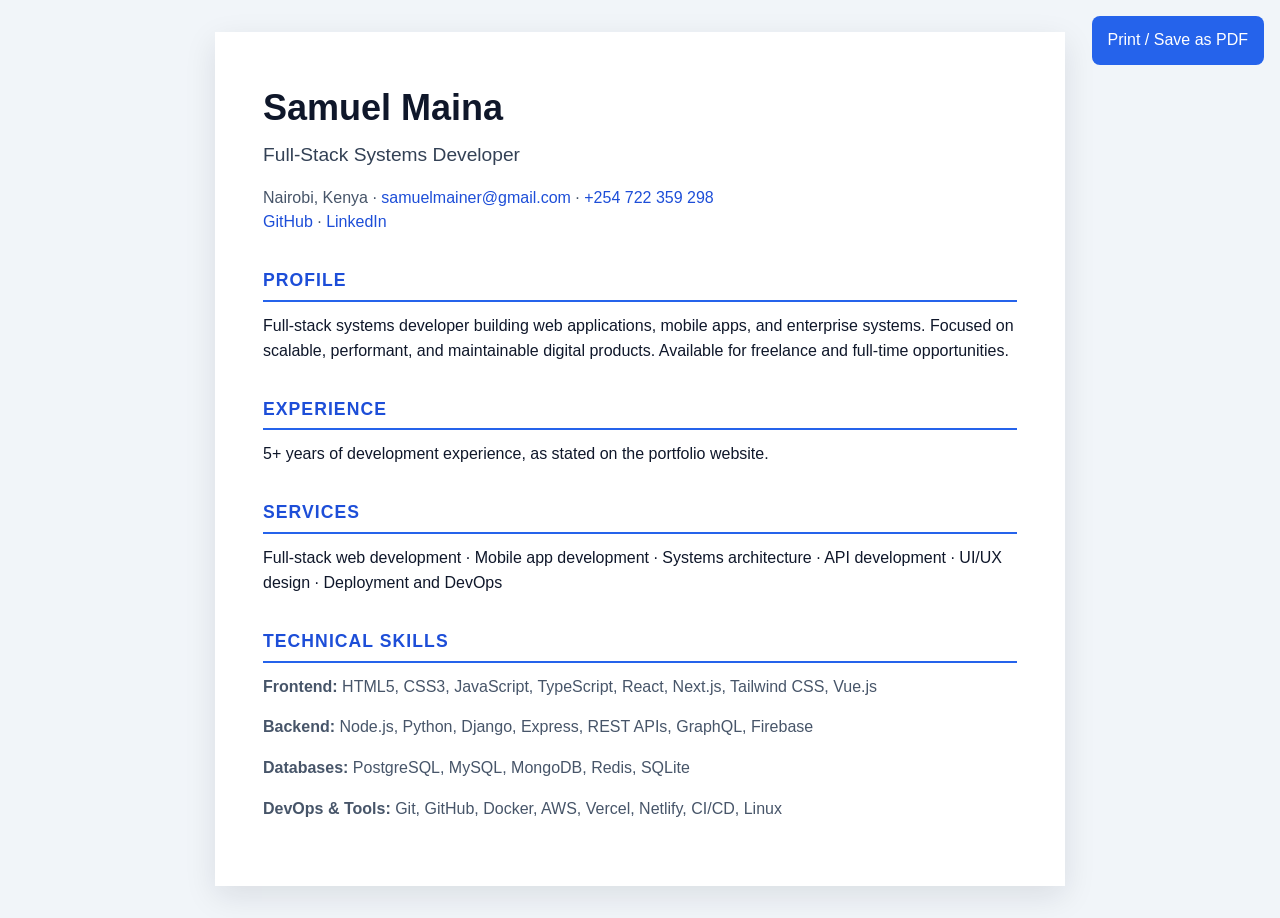
<file: resume.html>
<!DOCTYPE html>
<html lang="en">
<head>
    <meta charset="UTF-8">
    <meta name="viewport" content="width=device-width, initial-scale=1.0">
    <meta name="description" content="Résumé for Samuel Maina, Full-Stack Systems Developer in Nairobi, Kenya.">
    <title>Résumé | Samuel Maina</title>
    <style>
        :root {
            color-scheme: light;
            font-family: Arial, Helvetica, sans-serif;
            color: #0f172a;
            background: #f1f5f9;
        }

        * {
            box-sizing: border-box;
        }

        body {
            max-width: 850px;
            margin: 2rem auto;
            padding: 3rem;
            background: #fff;
            line-height: 1.55;
            box-shadow: 0 10px 30px rgba(15, 23, 42, 0.1);
        }

        h1, h2, p {
            margin-top: 0;
        }

        h1 {
            margin-bottom: 0.25rem;
            font-size: 2.25rem;
        }

        h2 {
            margin: 2rem 0 0.75rem;
            padding-bottom: 0.35rem;
            border-bottom: 2px solid #2563eb;
            color: #1d4ed8;
            font-size: 1.1rem;
            text-transform: uppercase;
            letter-spacing: 0.06em;
        }

        a {
            color: #1d4ed8;
            text-decoration: none;
        }

        .role {
            margin-bottom: 1rem;
            color: #334155;
            font-size: 1.2rem;
        }

        .contact, .skills {
            color: #475569;
        }

        .print-button {
            position: fixed;
            top: 1rem;
            right: 1rem;
            padding: 0.75rem 1rem;
            border: 0;
            border-radius: 0.5rem;
            background: #2563eb;
            color: #fff;
            font: inherit;
            cursor: pointer;
        }

        @media (max-width: 600px) {
            body {
                margin: 0;
                padding: 2rem 1.25rem;
            }
        }

        @media print {
            :root {
                background: #fff;
            }

            body {
                max-width: none;
                margin: 0;
                padding: 0;
                box-shadow: none;
            }

            .print-button {
                display: none;
            }

            a {
                color: inherit;
            }
        }
    </style>
</head>
<body>
    <button class="print-button" type="button" onclick="window.print()">Print / Save as PDF</button>
    <header>
        <h1>Samuel Maina</h1>
        <p class="role">Full-Stack Systems Developer</p>
        <p class="contact">
            Nairobi, Kenya ·
            <a href="mailto:samuelmainer@gmail.com">samuelmainer@gmail.com</a> ·
            <a href="tel:+254722359298">+254 722 359 298</a><br>
            <a href="https://github.com/samuelmainer1" target="_blank" rel="noopener noreferrer">GitHub</a> ·
            <a href="https://www.linkedin.com/in/sam-n-maina/" target="_blank" rel="noopener noreferrer">LinkedIn</a>
        </p>
    </header>

    <main>
        <section>
            <h2>Profile</h2>
            <p>Full-stack systems developer building web applications, mobile apps, and enterprise systems. Focused on scalable, performant, and maintainable digital products. Available for freelance and full-time opportunities.</p>
        </section>

        <section>
            <h2>Experience</h2>
            <p>5+ years of development experience, as stated on the portfolio website.</p>
        </section>

        <section>
            <h2>Services</h2>
            <p>Full-stack web development · Mobile app development · Systems architecture · API development · UI/UX design · Deployment and DevOps</p>
        </section>

        <section>
            <h2>Technical Skills</h2>
            <p class="skills"><strong>Frontend:</strong> HTML5, CSS3, JavaScript, TypeScript, React, Next.js, Tailwind CSS, Vue.js</p>
            <p class="skills"><strong>Backend:</strong> Node.js, Python, Django, Express, REST APIs, GraphQL, Firebase</p>
            <p class="skills"><strong>Databases:</strong> PostgreSQL, MySQL, MongoDB, Redis, SQLite</p>
            <p class="skills"><strong>DevOps &amp; Tools:</strong> Git, GitHub, Docker, AWS, Vercel, Netlify, CI/CD, Linux</p>
        </section>
    </main>
</body>
</html>
</file>
<file: style.css>
/* ========================================
   CSS Variables & Reset
   ======================================== */
:root {
    --primary: #2563eb;
    --primary-dark: #1d4ed8;
    --primary-light: #dbeafe;
    --secondary: #7c3aed;
    --dark: #0f172a;
    --dark-light: #334155;
    --gray: #64748b;
    --light: #f8fafc;
    --white: #ffffff;
    --success: #10b981;
    --warning: #f59e0b;
    --error: #ef4444;
    --shadow: 0 10px 30px -10px rgba(0, 0, 0, 0.1);
    --shadow-lg: 0 20px 40px -15px rgba(0, 0, 0, 0.15);
    --radius: 12px;
    --radius-lg: 16px;
    --transition: all 0.3s ease;
    --max-width: 1200px;
}

* {
    margin: 0;
    padding: 0;
    box-sizing: border-box;
}

html {
    scroll-behavior: smooth;
}

body {
    font-family: 'Inter', -apple-system, BlinkMacSystemFont, 'Segoe UI', Roboto, sans-serif;
    background-color: var(--white);
    color: var(--dark);
    line-height: 1.6;
    overflow-x: hidden;
    min-height: 100vh;
    margin: 0;
    display: flex;
    flex-direction: column;
}

main {
    flex: 1;
}

a {
    text-decoration: none;
    color: inherit;
}

ul {
    list-style: none;
}

img {
    max-width: 100%;
    display: block;
}

button {
    font-family: inherit;
    border: none;
    background: none;
    cursor: pointer;
}

.section-title {
    font-size: 2.5rem;
    font-weight: 700;
    color: var(--dark);
    margin-bottom: 0.75rem;
    letter-spacing: -0.025em;
}

.section-subtitle {
    font-size: 1.125rem;
    color: var(--gray);
    max-width: 600px;
}

.container {
    max-width: var(--max-width);
    margin: 0 auto;
    padding: 0 1.5rem;
}
/* ========================================
   Footer
   ======================================== */
.footer {
    padding: 2rem 0;
    background: var(--dark);
    color: var(--white);
    border-top: 1px solid rgba(255, 255, 255, 0.1);
}

.footer-content {
    text-align: center;
}

.footer-logo {
    font-size: 1.75rem;
    font-weight: 700;
    color: var(--white);
    margin-bottom: 1rem;
    display: inline-block;
}

.footer-logo span {
    color: var(--primary);
}

.footer-text {
    color: #94a3b8;
    font-size: 0.95rem;
    margin-bottom: 0.25rem;
}

.footer-text-small {
    font-size: 0.85rem;
}

.footer-links,
.footer-social-links,
.footer-contact-links {
    display: flex;
    flex-wrap: wrap;
    justify-content: center;
    gap: 0.75rem 1.25rem;
    margin: 1.25rem 0;
}

.footer-links a,
.footer-social-links a,
.footer-contact-links a,
.footer-back-to-top {
    color: #cbd5e1;
    font-size: 0.9rem;
    transition: var(--transition);
}

.footer-links a:hover,
.footer-social-links a:hover,
.footer-contact-links a:hover,
.footer-back-to-top:hover {
    color: var(--white);
}

.footer-contact-links {
    font-style: normal;
}

.footer-contact-links span {
    color: #cbd5e1;
    font-size: 0.9rem;
}

.footer-back-to-top {
    display: inline-block;
    margin-top: 0.5rem;
}

/* ========================================
   Responsive
   ======================================== */
@media (max-width: 992px) {
    .hero-container {
        grid-template-columns: 1fr;
        gap: 3rem;
        text-align: center;
    }

    .hero-title {
        font-size: 2.75rem;
    }

    .hero-actions {
        justify-content: center;
    }

    .hero-stats {
        justify-content: center;
    }

    .about-grid {
        grid-template-columns: 1fr;
        gap: 3rem;
    }

    .contact-grid {
        grid-template-columns: 1fr;
        gap: 3rem;
    }
}

@media (max-width: 768px) {
    .nav-links {
        position: fixed;
        top: 100%;
        left: 0;
        width: 100%;
        background: var(--white);
        flex-direction: column;
        padding: 2rem 0;
        box-shadow: var(--shadow);
        border-bottom: 1px solid rgba(226, 232, 240, 0.5);
        transform: translateY(-100%);
        opacity: 0;
        visibility: hidden;
        transition: var(--transition);
    }

    .nav-links.active {
        transform: translateY(0);
        opacity: 1;
        visibility: visible;
    }

    .nav-link {
        font-size: 1.1rem;
        padding: 1rem 1.5rem;
        display: block;
        width: 100%;
        text-align: center;
    }

    .nav-cta {
        display: none;
    }

    .mobile-menu-btn {
        display: flex;
    }

    .hero-title {
        font-size: 2.25rem;
    }

    .hero-stats {
        flex-direction: column;
        gap: 1rem;
        align-items: center;
    }

    .section-title {
        font-size: 2rem;
    }
}

@media (max-width: 480px) {
    .hero-title {
        font-size: 1.875rem;
    }

    .hero-actions {
        flex-direction: column;
    }

    .btn {
        width: 100%;
        justify-content: center;
    }
}

/* ========================================
   Contact Section
   ======================================== */
.contact {
    padding: 100px 0;
    background: var(--white);
}

.contact-grid {
    display: grid;
    grid-template-columns: 1fr 1fr;
    gap: 4rem;
    align-items: start;
}

.contact-items {
    display: flex;
    flex-direction: column;
    gap: 1.5rem;
    margin-top: 2rem;
}

.contact-item {
    display: flex;
    gap: 1rem;
    align-items: flex-start;
}

.contact-icon {
    font-size: 1.5rem;
    flex-shrink: 0;
}

.contact-label {
    font-size: 0.85rem;
    color: var(--gray);
    display: block;
    margin-bottom: 0.25rem;
}

.contact-value {
    font-size: 1rem;
    color: var(--dark);
    font-weight: 500;
    transition: var(--transition);
}

.contact-value:hover {
    color: var(--primary);
}

.social-links {
    margin-top: 2.5rem;
    display: flex;
    gap: 1rem;
}

.social-link {
    font-size: 0.9rem;
    color: var(--gray);
    padding: 0.6rem 1rem;
    border: 1px solid rgba(226, 232, 240, 0.6);
    border-radius: var(--radius);
    transition: var(--transition);
}

.social-link:hover {
    border-color: var(--primary);
    color: var(--primary);
    background: var(--primary-light);
}

.contact-form-wrapper {
    background: var(--light);
    padding: 2.5rem;
    border-radius: var(--radius-lg);
    border: 1px solid rgba(226, 232, 240, 0.6);
}

.contact-form {
    display: flex;
    flex-direction: column;
    gap: 1.25rem;
}

.form-group {
    display: flex;
    flex-direction: column;
    gap: 0.5rem;
}

.form-label {
    font-size: 0.9rem;
    font-weight: 600;
    color: var(--dark);
}

.form-input,
.form-textarea {
    padding: 0.875rem 1rem;
    border: 1px solid rgba(226, 232, 240, 0.8);
    border-radius: var(--radius);
    font-size: 0.95rem;
    font-family: inherit;
    background: var(--white);
    transition: var(--transition);
}

.form-input:focus,
.form-textarea:focus {
    outline: none;
    border-color: var(--primary);
    box-shadow: 0 0 0 3px rgba(37, 99, 235, 0.1);
}

.form-textarea {
    resize: vertical;
    min-height: 120px;
}

.form-message {
    margin-top: 1rem;
    padding: 1rem;
    border-radius: var(--radius);
    font-size: 0.95rem;
    font-weight: 500;
    display: none;
}

.form-note {
    color: var(--gray);
    font-size: 0.9rem;
}

.form-message.success {
    display: block;
    background: #d1fae5;
    color: #065f46;
    border: 1px solid #a7f3d0;
}

.form-message.error {
    display: block;
    background: #fee2e2;
    color: #991b1b;
    border: 1px solid #fecaca;
}
/* ========================================
   Skills Section
   ======================================== */
.skills {
    padding: 100px 0;
    background: var(--light);
}

.skills-grid {
    display: grid;
    grid-template-columns: repeat(auto-fit, minmax(250px, 1fr));
    gap: 2rem;
}

.skill-category {
    background: var(--white);
    padding: 2rem;
    border-radius: var(--radius-lg);
    border: 1px solid rgba(226, 232, 240, 0.6);
}

.skill-cat-title {
    font-size: 1.1rem;
    font-weight: 700;
    color: var(--dark);
    margin-bottom: 1.5rem;
    display: flex;
    align-items: center;
    gap: 0.5rem;
}

.skill-tags {
    display: flex;
    flex-wrap: wrap;
    gap: 0.6rem;
}

.skill-tag {
    font-size: 0.8rem;
    padding: 0.45rem 0.9rem;
    background: var(--primary-light);
    color: var(--primary-dark);
    border-radius: 25px;
    font-weight: 500;
    transition: var(--transition);
}

.skill-tag:hover {
    background: var(--primary);
    color: var(--white);
}
/* ========================================
   Projects Section
   ======================================== */
.projects {
    padding: 100px 0;
    background: var(--white);
}

.projects-grid {
    display: grid;
    grid-template-columns: repeat(auto-fit, minmax(300px, 1fr));
    gap: 2rem;
}

.project-card {
    background: var(--white);
    border-radius: var(--radius-lg);
    border: 1px solid rgba(226, 232, 240, 0.6);
    overflow: hidden;
    transition: var(--transition);
    display: flex;
    flex-direction: column;
}

.project-card:hover {
    transform: translateY(-5px);
    box-shadow: var(--shadow-lg);
}

.project-image {
    position: relative;
    height: 220px;
    background: var(--light);
    overflow: hidden;
}

.project-placeholder {
    width: 100%;
    height: 100%;
    font-size: 4rem;
    display: flex;
    align-items: center;
    justify-content: center;
    transition: var(--transition);
}

.project-card:hover .project-placeholder {
    transform: scale(1.1);
}

.project-overlay {
    position: absolute;
    inset: 0;
    background: rgba(15, 23, 42, 0.85);
    display: flex;
    flex-direction: column;
    align-items: center;
    justify-content: center;
    gap: 1rem;
    opacity: 0;
    transition: var(--transition);
}

.project-card:hover .project-overlay {
    opacity: 1;
}

.project-tag {
    background: var(--primary);
    color: var(--white);
    padding: 0.4rem 1rem;
    border-radius: 50px;
    font-size: 0.8rem;
    font-weight: 600;
}

.project-link {
    color: var(--white);
    text-decoration: underline;
    font-size: 0.9rem;
    font-weight: 500;
    opacity: 0.9;
    transition: var(--transition);
}

.project-link:hover {
    opacity: 1;
}

.project-content {
    padding: 1.5rem;
    flex: 1;
    display: flex;
    flex-direction: column;
}

.project-title {
    font-size: 1.25rem;
    font-weight: 700;
    color: var(--dark);
    margin-bottom: 0.75rem;
}

.project-desc {
    font-size: 0.9rem;
    color: var(--gray);
    line-height: 1.6;
    margin-bottom: 1rem;
    flex: 1;
}

.project-tech {
    display: flex;
    flex-wrap: wrap;
    gap: 0.5rem;
    margin-top: auto;
}

.project-tech span {
    font-size: 0.75rem;
    padding: 0.35rem 0.75rem;
    background: var(--light);
    color: var(--dark-light);
    border-radius: 20px;
    font-weight: 500;
}
/* ========================================
   Services Section
   ======================================== */
.services {
    padding: 100px 0;
    background: var(--light);
}

.services-grid {
    display: grid;
    grid-template-columns: repeat(auto-fit, minmax(300px, 1fr));
    gap: 2rem;
}

.service-card {
    background: var(--white);
    padding: 2.5rem 2rem;
    border-radius: var(--radius-lg);
    border: 1px solid rgba(226, 232, 240, 0.6);
    transition: var(--transition);
}

.service-card:hover {
    transform: translateY(-5px);
    box-shadow: var(--shadow-lg);
    border-color: var(--primary-light);
}

.service-icon {
    font-size: 2.5rem;
    margin-bottom: 1.5rem;
    display: block;
}

.service-title {
    font-size: 1.25rem;
    font-weight: 700;
    color: var(--dark);
    margin-bottom: 1rem;
}

.service-desc {
    font-size: 0.95rem;
    color: var(--gray);
    line-height: 1.7;
}
/* ========================================
   About Section
   ======================================== */
.about {
    padding: 100px 0;
    background: var(--white);
}

.section-header {
    text-align: center;
    margin-bottom: 4rem;
}

.about-grid {
    display: grid;
    grid-template-columns: 1fr 1fr;
    gap: 4rem;
    align-items: start;
}

.about-text p {
    font-size: 1.05rem;
    color: var(--dark-light);
    margin-bottom: 1.5rem;
}

.about-details {
    display: grid;
    grid-template-columns: 1fr;
    gap: 1.25rem;
}

.detail-item {
    display: flex;
    flex-direction: column;
    gap: 0.25rem;
    padding: 1rem;
    background: var(--light);
    border-radius: var(--radius);
    border: 1px solid rgba(226, 232, 240, 0.6);
}

.detail-label {
    font-size: 0.75rem;
    font-weight: 600;
    color: var(--gray);
    text-transform: uppercase;
    letter-spacing: 0.05em;
}

.detail-value {
    font-size: 1rem;
    color: var(--dark);
}

.detail-value a {
    color: var(--primary);
    transition: var(--transition);
}

.detail-value a:hover {
    color: var(--primary-dark);
}
/* ========================================
   Hero Section
   ======================================== */
.hero {
    position: relative;
    padding: 120px 0 100px;
    background: var(--light);
    overflow: hidden;
}

.hero-container {
    max-width: var(--max-width);
    margin: 0 auto;
    padding: 0 1.5rem;
    display: grid;
    grid-template-columns: 1fr 1fr;
    gap: 4rem;
    align-items: center;
}

.hero-badge {
    display: inline-flex;
    align-items: center;
    gap: 0.5rem;
    background: var(--primary-light);
    color: var(--primary-dark);
    padding: 0.5rem 1rem;
    border-radius: 50px;
    font-size: 0.875rem;
    font-weight: 600;
    margin-bottom: 1.5rem;
}

.hero-title {
    font-size: 3.5rem;
    font-weight: 800;
    line-height: 1.1;
    color: var(--dark);
    margin-bottom: 1.5rem;
    letter-spacing: -0.03em;
}

.title-highlight {
    color: var(--primary);
    display: block;
}

.hero-subtitle {
    font-size: 1.25rem;
    color: var(--dark-light);
    margin-bottom: 2rem;
    max-width: 500px;
}

.hero-actions {
    display: flex;
    gap: 1rem;
    margin-bottom: 3rem;
}

.btn {
    display: inline-flex;
    align-items: center;
    justify-content: center;
    padding: 0.875rem 1.75rem;
    border-radius: var(--radius);
    font-weight: 600;
    font-size: 0.95rem;
    transition: var(--transition);
    cursor: pointer;
    border: none;
    font-family: inherit;
}

.btn-primary {
    background: var(--primary);
    color: var(--white);
}

.btn-primary:hover {
    background: var(--primary-dark);
    transform: translateY(-2px);
    box-shadow: var(--shadow);
}

.btn-outline {
    background: transparent;
    color: var(--dark);
    border: 2px solid var(--dark-light);
}

.btn-outline:hover {
    border-color: var(--primary);
    color: var(--primary);
    transform: translateY(-2px);
}

.btn-full {
    width: 100%;
}
/* ========================================
   About Section
   ======================================== */
.about {
    padding: 100px 0;
    background: var(--white);
}

.section-header {
    text-align: center;
    margin-bottom: 4rem;
}

.about-hero {
    display: grid;
    grid-template-columns: 1fr 1fr;
    gap: 4rem;
    align-items: center;
    margin-bottom: 5rem;
}

.about-image {
    position: relative;
}

.image-frame {
    position: relative;
    height: 500px;
    width: 100%;
    border-radius: var(--radius-lg);
    overflow: hidden;
    box-shadow: var(--shadow-lg);
    border: 4px solid var(--white);
}

.profile-img {
    width: 100%;
    height: 100%;
    object-fit: cover;
}

.image-glow {
    position: absolute;
    inset: -20%;
    background: radial-gradient(circle at 50% 50%, rgba(37, 99, 235, 0.15), transparent 70%);
    z-index: 0;
}

.about-badge {
    position: absolute;
    bottom: -20px;
    left: 50%;
    transform: translateX(-50%);
    display: flex;
    align-items: center;
    gap: 0.75rem;
    background: var(--white);
    padding: 0.75rem 1.5rem;
    border-radius: 50px;
    box-shadow: var(--shadow);
    border: 1px solid rgba(226, 232, 240, 0.6);
    z-index: 10;
}

.badge-dot {
    width: 8px;
    height: 8px;
    background: var(--success);
    border-radius: 50%;
    animation: pulse 2s infinite;
}

@keyframes pulse {
    0%, 100% { opacity: 1; }
    50% { opacity: 0.5; }
}

.about-content {
    display: flex;
    flex-direction: column;
    gap: 1.5rem;
}

.about-intro {
    max-width: 500px;
}

.about-subtitle {
    font-size: 0.9rem;
    font-weight: 600;
    color: var(--primary);
    text-transform: uppercase;
    letter-spacing: 0.08em;
    margin-bottom: 1rem;
    display: block;
}

.about-main-title {
    font-size: 3rem;
    font-weight: 800;
    line-height: 1.1;
    color: var(--dark);
    margin-bottom: 1.5rem;
    letter-spacing: -0.03em;
}

.highlight {
    color: var(--primary);
}

.about-lead {
    font-size: 1.1rem;
    color: var(--dark-light);
    line-height: 1.8;
    margin-bottom: 2rem;
}

.about-stats {
    display: flex;
    gap: 2rem;
    margin-bottom: 1rem;
}

.stat-card {
    display: flex;
    flex-direction: column;
}

.stat-number {
    font-size: 2rem;
    font-weight: 800;
    color: var(--primary);
}

.stat-label {
    font-size: 0.875rem;
    color: var(--gray);
}

.values-title {
    font-size: 1.5rem;
    font-weight: 700;
    color: var(--dark);
    text-align: center;
    margin-bottom: 3rem;
}

.values-grid {
    display: grid;
    grid-template-columns: repeat(auto-fit, minmax(250px, 1fr));
    gap: 2rem;
}

.value-card {
    padding: 2rem;
    background: var(--light);
    border-radius: var(--radius-lg);
    border: 1px solid rgba(226, 232, 240, 0.6);
    transition: var(--transition);
}

.value-card:hover {
    transform: translateY(-5px);
    box-shadow: var(--shadow);
    border-color: var(--primary-light);
}

.value-icon {
    font-size: 2.5rem;
    margin-bottom: 1rem;
    display: block;
}

.value-title {
    font-size: 1.125rem;
    font-weight: 700;
    color: var(--dark);
    margin-bottom: 0.75rem;
}

.value-desc {
    font-size: 0.95rem;
    color: var(--gray);
    line-height: 1.7;
}

/* ========================================
   About Responsive
   ======================================== */
@media (max-width: 992px) {
    .about-hero {
        grid-template-columns: 1fr;
        gap: 3rem;
        text-align: center;
    }

    .about-intro {
        max-width: 100%;
    }

    .about-stats {
        justify-content: center;
    }

    .about-main-title {
        font-size: 2.5rem;
    }

    .image-frame {
        height: 400px;
    }

    .values-grid {
        grid-template-columns: 1fr;
    }
}

@media (max-width: 480px) {
    .about-main-title {
        font-size: 1.875rem;
    }

    .about-stats {
        flex-direction: column;
        gap: 1rem;
        align-items: center;
    }

    .stat-card {
        text-align: center;
    }
}

.hero-stats {
    display: flex;
    gap: 2rem;
    margin-top: 2rem;
}

.stat {
    display: flex;
    flex-direction: column;
}

.stat-number {
    font-size: 1.75rem;
    font-weight: 700;
    color: var(--primary);
}

.stat-label {
    font-size: 0.875rem;
    color: var(--gray);
}

.image-frame {
    position: relative;
    height: 450px;
    width: 100%;
    border-radius: var(--radius-lg);
    overflow: hidden;
    box-shadow: var(--shadow-lg);
    border: 4px solid var(--white);
}

.profile-img {
    width: 100%;
    height: 100%;
    object-fit: cover;
}

.image-glow {
    position: absolute;
    inset: -20%;
    background: radial-gradient(circle at 50% 50%, rgba(37, 99, 235, 0.15), transparent 70%);
    z-index: 0;
}

/* ========================================
   Navigation
   ======================================== */
.navbar {
    position: fixed;
    top: 0;
    width: 100%;
    z-index: 1000;
    background: rgba(255, 255, 255, 0.95);
    backdrop-filter: blur(10px);
    border-bottom: 1px solid rgba(226, 232, 240, 0.8);
    transition: var(--transition);
}

.nav-container {
    max-width: var(--max-width);
    margin: 0 auto;
    padding: 1rem 1.5rem;
    display: flex;
    align-items: center;
    justify-content: space-between;
}

.logo {
    font-size: 1.5rem;
    font-weight: 700;
    color: var(--dark);
    display: flex;
    align-items: center;
    gap: 0.5rem;
}

.logo span {
    color: var(--primary);
}

.nav-links {
    display: flex;
    gap: 2rem;
    align-items: center;
}

.nav-link {
    font-size: 0.95rem;
    font-weight: 500;
    color: var(--dark-light);
    transition: var(--transition);
}

.nav-link:hover,
.nav-link.active {
    color: var(--primary);
}

.nav-cta {
    display: flex;
    align-items: center;
}

.mobile-menu-btn {
    display: none;
    flex-direction: column;
    gap: 5px;
}

.mobile-menu-btn .bar {
    width: 24px;
    height: 2px;
    background: var(--dark);
    border-radius: 2px;
    transition: var(--transition);
}

@media (max-width: 768px) {
    .mobile-menu-btn {
        display: flex;
    }

    .contact-grid {
        grid-template-columns: 1fr;
        gap: 3rem;
    }
}
</file>
